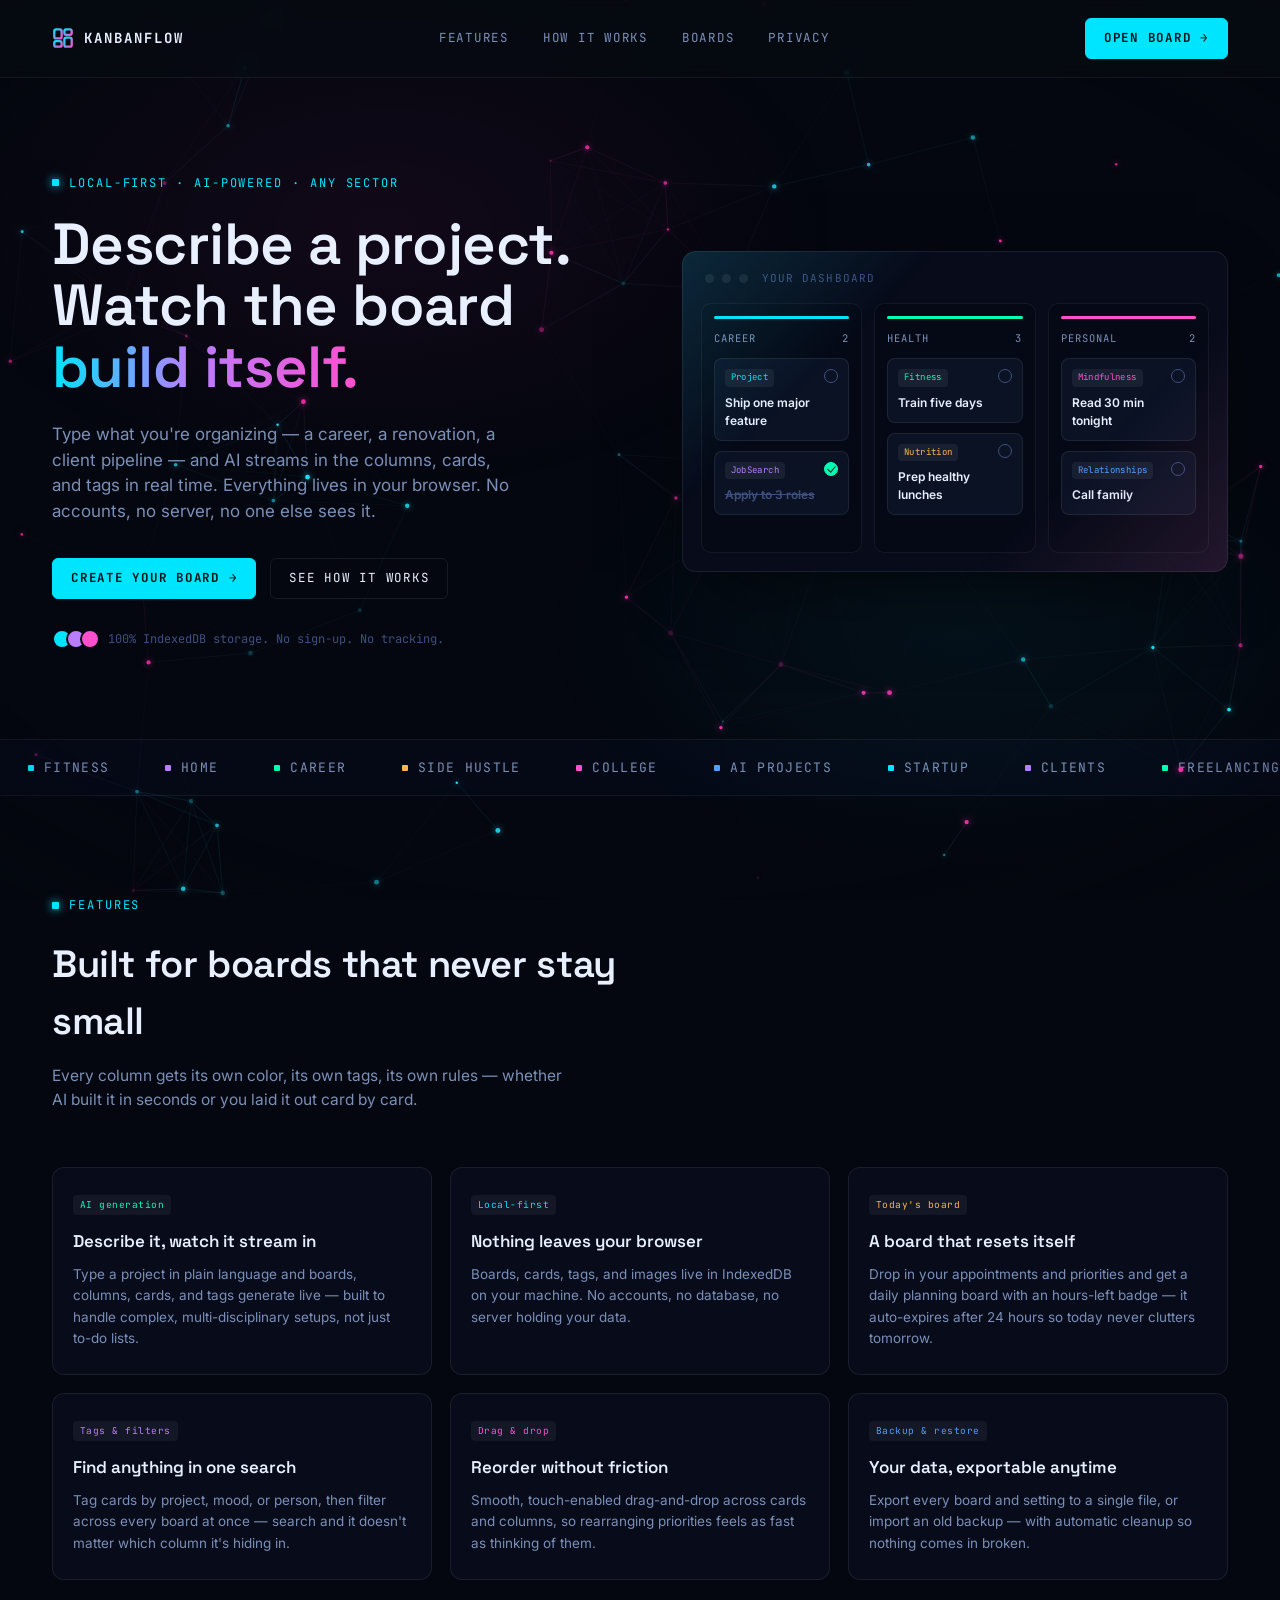
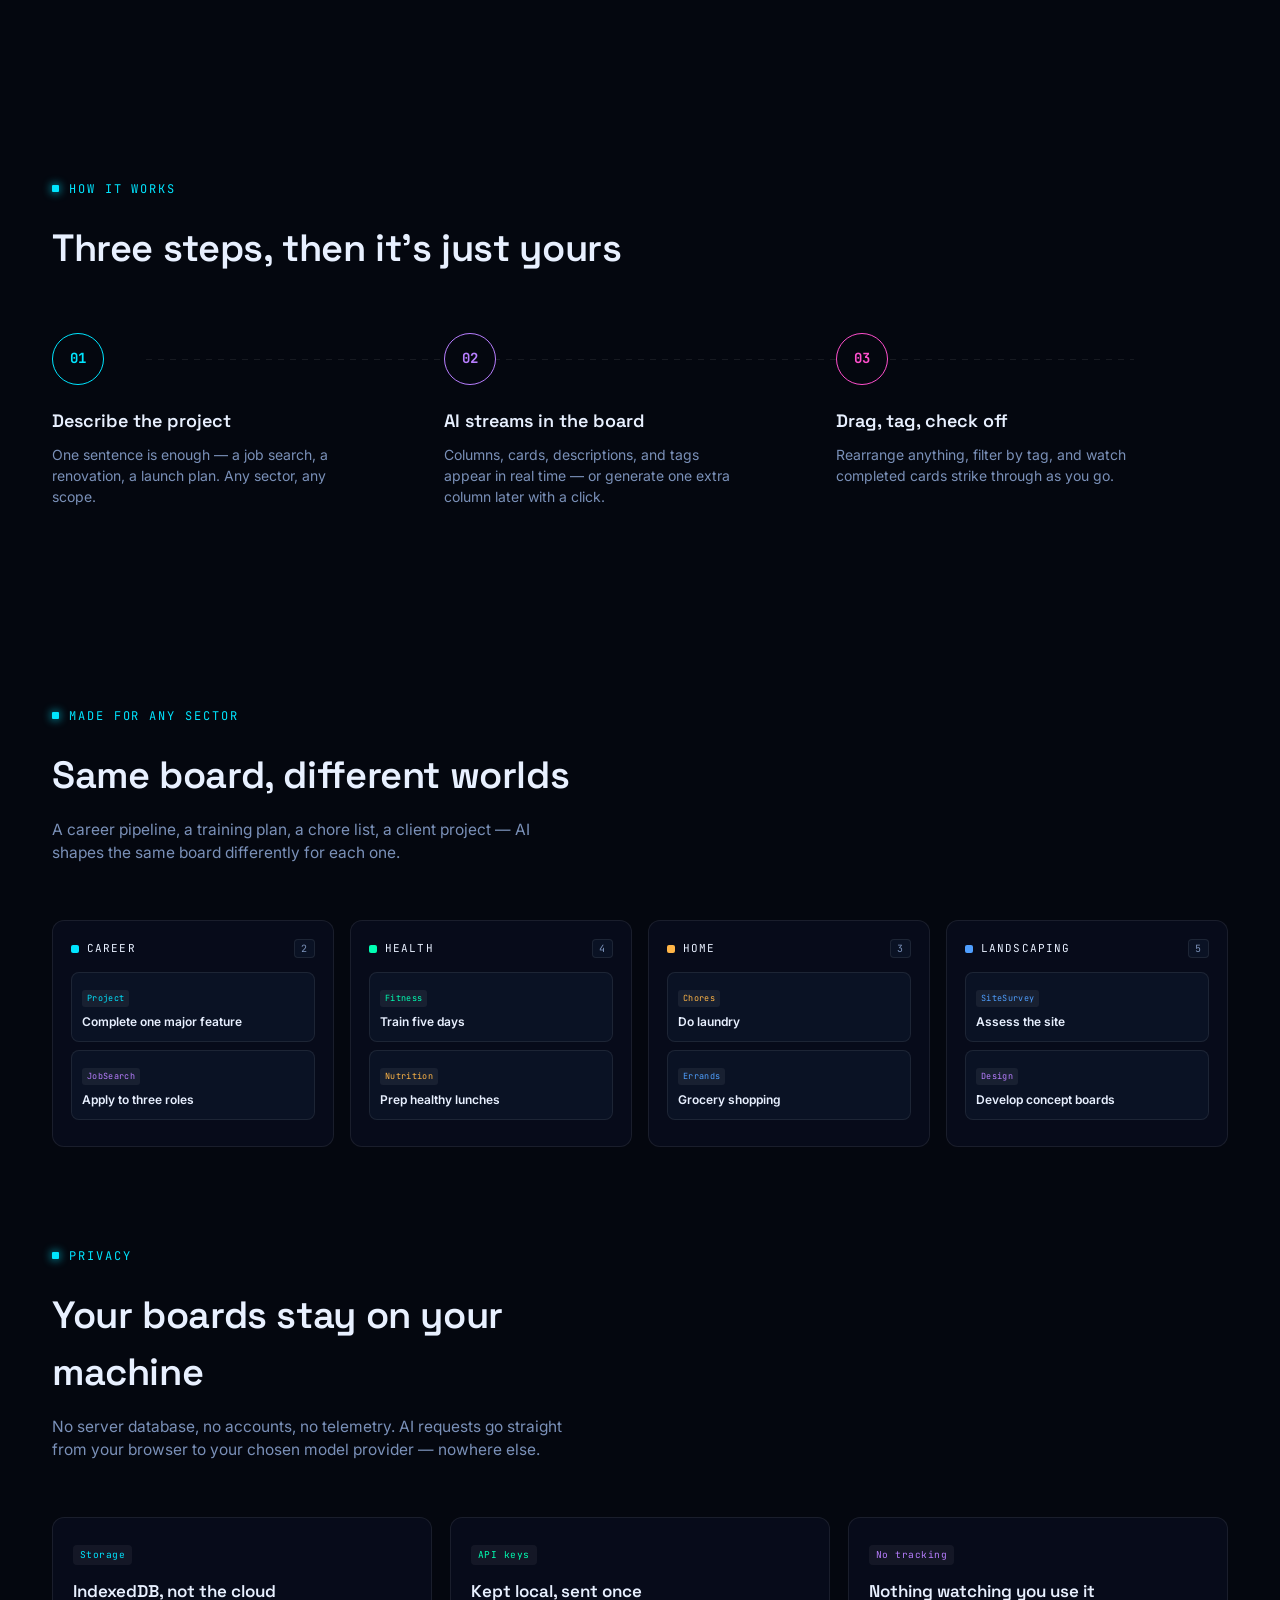
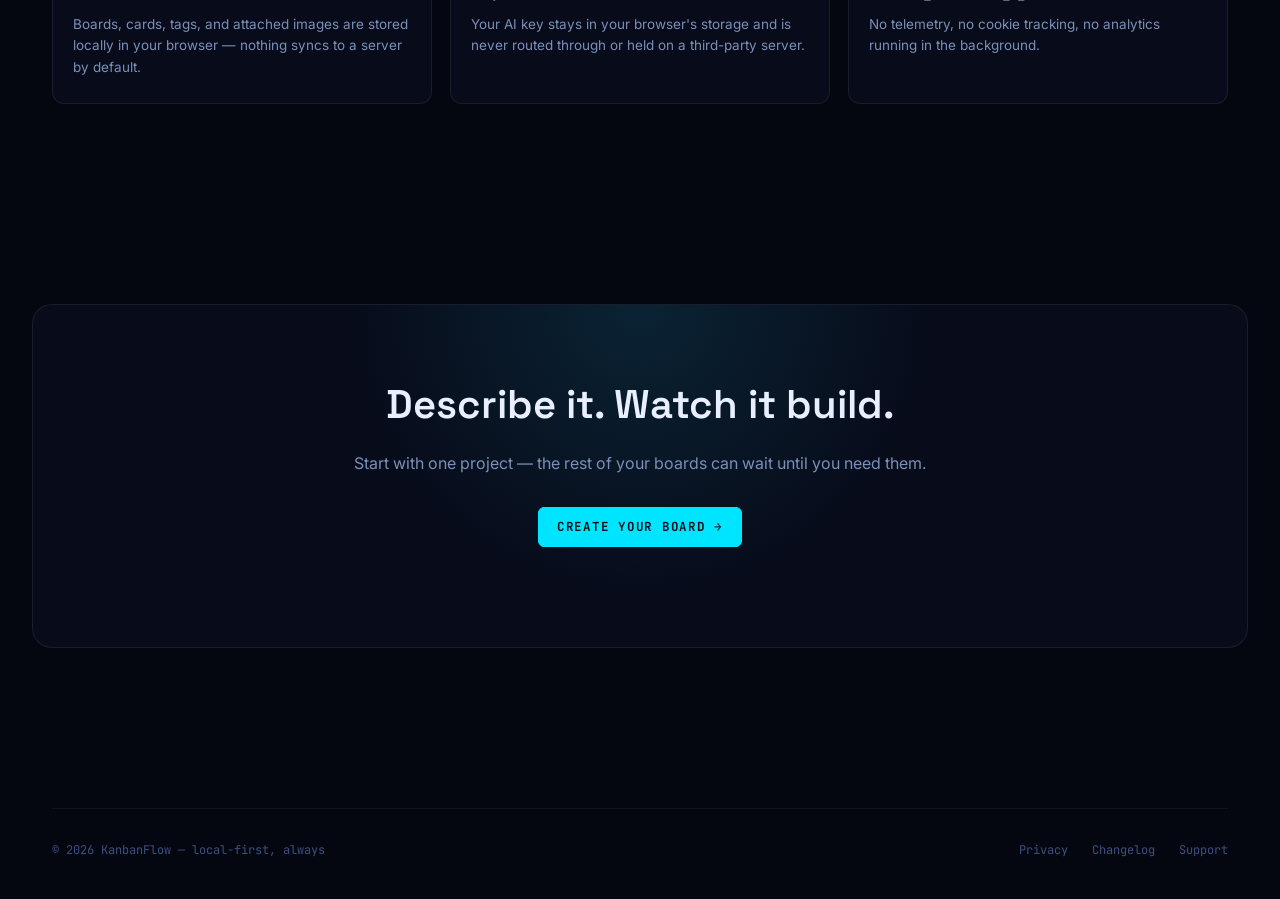
<file: index.html>
<!DOCTYPE html>
<html lang="en">
<head>
<meta charset="UTF-8">
<meta name="viewport" content="width=device-width, initial-scale=1.0">
<title>KanbanFlow — Local-first, AI-powered Kanban for anything</title>
<script>
  const params = new URLSearchParams(window.location.search);
  if (localStorage.getItem('kanban_has_visited') === 'true' && !params.has('landing')) {
    window.location.replace('board.html');
  }
</script>
<link rel="preconnect" href="https://fonts.googleapis.com">
<link rel="preconnect" href="https://fonts.gstatic.com" crossorigin>
<link href="https://fonts.googleapis.com/css2?family=Space+Grotesk:wght@400;500;600;700&family=JetBrains+Mono:wght@400;500;600;700&family=Inter:wght@400;500;600&display=swap" rel="stylesheet">
<style>
  :root{
    --bg:#04070f;
    --bg-2:#050916;
    --surface:#070b1a;
    --surface-2:#0a1224;
    --border:rgba(255,255,255,0.08);
    --border-soft:rgba(255,255,255,0.06);
    --text:#e8f0ff;
    --text-dim:#7a90b8;
    --text-faint:#3e5080;

    --cyan:#00e5ff;
    --purple:#b87eff;
    --green:#00ffb3;
    --amber:#ffb547;
    --pink:#ff4fcd;
    --blue:#4f9fff;

    --mono:'JetBrains Mono', ui-monospace, monospace;
    --display:'Space Grotesk', sans-serif;
    --body:'Inter', sans-serif;
  }

  *{margin:0;padding:0;box-sizing:border-box;}
  html{scroll-behavior:smooth;}
  body{
    background:var(--bg);
    color:var(--text);
    font-family:var(--body);
    line-height:1.5;
    overflow-x:hidden;
  }

  .scene{
    position: fixed;
    inset: 0;
    z-index: 0;
    pointer-events: none;
  }
  .glow{
    position: absolute;
    inset: 0;
    z-index: 2;
    pointer-events: none;
    background:
      radial-gradient(ellipse 60% 50% at 30% 25%, rgba(255,47,176,0.06), transparent 60%),
      radial-gradient(ellipse 55% 45% at 75% 70%, rgba(33,230,255,0.05), transparent 60%),
      radial-gradient(ellipse 120% 100% at 50% 50%, transparent 50%, var(--bg) 96%);
  }
  canvas{
    position: absolute;
    inset: 0;
    z-index: 1;
    pointer-events: none;
  }
  @media (prefers-reduced-motion: reduce){
    canvas{ display: none; }
  }

  .wrap{max-width:1240px;margin:0 auto;padding:0 32px;position:relative;z-index:1;}

  a{color:inherit;text-decoration:none;}

  ::selection{background:var(--cyan);color:#04141a;}

  /* ---------- NAV ---------- */
  nav{
    position:sticky;top:0;z-index:50;
    background:rgba(7,10,18,.82);
    backdrop-filter:blur(10px);
    border-bottom:1px solid var(--border-soft);
  }
  .nav-inner{
    display:flex;align-items:center;justify-content:space-between;
    padding:18px 32px;max-width:1240px;margin:0 auto;
  }
  .logo{
    display:flex;align-items:center;gap:10px;
    font-family:var(--mono);font-weight:700;font-size:14px;
    letter-spacing:.14em;text-transform:uppercase;
  }
  .logo .dot-grid{display:grid;grid-template-columns:repeat(2,5px);gap:3px;}
  .logo .dot-grid span{width:5px;height:5px;border-radius:1px;background:var(--cyan);}
  .logo .dot-grid span:nth-child(2){background:var(--purple);}
  .logo .dot-grid span:nth-child(3){background:var(--green);}
  .logo .dot-grid span:nth-child(4){background:var(--pink);}

  .nav-links{display:flex;gap:34px;font-family:var(--mono);font-size:12.5px;letter-spacing:.06em;color:var(--text-dim);}
  .nav-links a{transition:color .2s;text-transform:uppercase;}
  .nav-links a:hover{color:var(--text);}

  .btn{
    font-family:var(--mono);font-size:12.5px;letter-spacing:.06em;text-transform:uppercase;
    padding:10px 18px;border-radius:6px;border:1px solid var(--border);
    display:inline-flex;align-items:center;gap:8px;cursor:pointer;
    transition:.2s;background:transparent;color:var(--text);
  }
  .btn-primary{background:var(--cyan);color:#04141a;border-color:var(--cyan);font-weight:700;}
  .btn-primary:hover{background:#4de0f5;transform:translateY(-1px);}
  .btn-ghost:hover{border-color:var(--text-dim);background:var(--surface);}

  /* ---------- HERO ---------- */
  .hero{
    display:grid;grid-template-columns:1.05fr 1fr;gap:56px;
    padding:96px 0 90px;align-items:center;
  }
  .eyebrow{
    font-family:var(--mono);font-size:12px;letter-spacing:.16em;text-transform:uppercase;
    color:var(--cyan);display:flex;align-items:center;gap:10px;margin-bottom:22px;
  }
  .eyebrow::before{content:'';width:7px;height:7px;border-radius:1px;background:var(--cyan);box-shadow:0 0 10px var(--cyan);}

  h1{
    font-family:var(--display);font-weight:600;
    font-size:clamp(38px,4.6vw,58px);
    line-height:1.06;letter-spacing:-.01em;
    margin-bottom:24px;
  }
  h1 .grad{
    background:linear-gradient(90deg,var(--cyan),var(--purple) 45%, var(--pink));
    -webkit-background-clip:text;background-clip:text;color:transparent;
  }

  .hero p.lead{
    font-size:17px;color:var(--text-dim);max-width:460px;margin-bottom:34px;
  }
  .hero-ctas{display:flex;gap:14px;margin-bottom:30px;}

  .hero-note{
    font-family:var(--mono);font-size:12px;color:var(--text-faint);
    display:flex;align-items:center;gap:8px;
  }
  .hero-note .avatars{display:flex;}
  .hero-note .avatars span{
    width:20px;height:20px;border-radius:50%;border:2px solid var(--bg);
    margin-left:-6px;display:inline-block;
  }
  .hero-note .avatars span:first-child{margin-left:0;}

  /* ---------- HERO BOARD MOCK ---------- */
  .board-mock{
    background:var(--surface);border:1px solid var(--border);border-radius:14px;
    padding:18px;box-shadow:0 30px 80px -30px rgba(0,0,0,.6);
    position:relative;
  }
  .board-mock::after{
    content:'';position:absolute;inset:-1px;border-radius:14px;
    background:linear-gradient(135deg, rgba(34,211,238,.15), transparent 30%, transparent 70%, rgba(244,114,182,.12));
    pointer-events:none;
  }
  .board-mock-head{
    display:flex;align-items:center;gap:8px;margin-bottom:16px;padding:0 4px;
  }
  .board-mock-head span.dot{width:9px;height:9px;border-radius:50%;background:var(--border);}
  .board-mock-head .title{
    font-family:var(--mono);font-size:11px;letter-spacing:.1em;color:var(--text-faint);
    text-transform:uppercase;margin-left:6px;
  }

  .mini-cols{display:grid;grid-template-columns:repeat(3,1fr);gap:12px;}
  .mini-col{
    background:var(--bg-2);border:1px solid var(--border-soft);border-radius:10px;
    padding:12px;min-height:250px;
  }
  .mini-col .bar{height:3px;border-radius:2px;margin-bottom:12px;}
  .mini-col-label{
    font-family:var(--mono);font-size:10.5px;letter-spacing:.1em;text-transform:uppercase;
    display:flex;justify-content:space-between;color:var(--text-dim);margin-bottom:12px;
  }
  .mini-card{
    background:var(--surface-2);border:1px solid var(--border);border-radius:8px;
    padding:10px;margin-bottom:10px;opacity:0;transform:translateY(10px);
    animation:cardIn .5s ease forwards;
  }
  .mini-card .tag{
    display:inline-block;font-family:var(--mono);font-size:9px;letter-spacing:.04em;
    padding:2px 6px;border-radius:4px;margin-bottom:7px;background:rgba(255,255,255,.06);
  }
  .mini-card .title{font-size:12px;font-weight:600;color:var(--text);}
  .mini-card .title.done{color:var(--text-faint);text-decoration:line-through;}

  @keyframes cardIn{to{opacity:1;transform:translateY(0);}}

  .check{
    width:14px;height:14px;border-radius:50%;border:1.5px solid var(--text-faint);
    flex-shrink:0;position:relative;
  }
  .check.checked{background:var(--green);border-color:var(--green);}
  .check.checked::after{
    content:'';position:absolute;left:3.5px;top:1px;width:4px;height:7px;
    border:solid #06231a;border-width:0 1.5px 1.5px 0;transform:rotate(40deg);
  }
  .mini-card-top{display:flex;justify-content:space-between;align-items:flex-start;}

  /* ---------- TICKER ---------- */
  .ticker-wrap{
    border-top:1px solid var(--border-soft);border-bottom:1px solid var(--border-soft);
    overflow:hidden;padding:18px 0;background:var(--bg-2);
  }
  .ticker{display:flex;width:max-content;animation:scroll 28s linear infinite;}
  .ticker span{
    font-family:var(--mono);font-size:13px;letter-spacing:.1em;text-transform:uppercase;
    padding:0 28px;color:var(--text-dim);white-space:nowrap;display:flex;align-items:center;gap:10px;
  }
  .ticker span::before{content:'';width:6px;height:6px;border-radius:1px;}
  @keyframes scroll{from{transform:translateX(0)}to{transform:translateX(-50%)}}

  /* ---------- SECTION SHARED ---------- */
  section{padding:100px 0;}
  .section-head{max-width:600px;margin-bottom:56px;}
  .section-head h2{
    font-family:var(--display);font-weight:600;font-size:clamp(28px,3.2vw,38px);
    letter-spacing:-.01em;margin-top:14px;
  }
  .section-head p{color:var(--text-dim);margin-top:14px;font-size:15.5px;max-width:520px;}

  /* ---------- FEATURES ---------- */
  .feature-grid{display:grid;grid-template-columns:repeat(3,1fr);gap:18px;}
  .feature-card{
    background:var(--surface);border:1px solid var(--border);border-radius:12px;
    padding:22px 20px 24px;position:relative;overflow:hidden;transition:.25s;
  }
  .feature-card::before{
    content:'';position:absolute;top:0;left:0;right:0;height:3px;
  }
  .feature-card:hover{transform:translateY(-4px);border-color:var(--border-soft);background:var(--surface-2);}
  .feature-card .num{font-family:var(--mono);font-size:11px;color:var(--text-faint);margin-bottom:20px;display:block;}
  .feature-card h3{font-family:var(--display);font-size:17px;font-weight:600;margin-bottom:9px;}
  .feature-card p{font-size:13.5px;color:var(--text-dim);line-height:1.6;}
  .feature-card .mini-tag{
    display:inline-block;font-family:var(--mono);font-size:9.5px;letter-spacing:.05em;
    padding:3px 7px;border-radius:4px;margin-bottom:14px;background:rgba(255,255,255,.05);
  }

  /* ---------- HOW IT WORKS ---------- */
  .steps{display:grid;grid-template-columns:repeat(3,1fr);gap:0;position:relative;}
  .steps::before{
    content:'';position:absolute;top:26px;left:8%;right:8%;height:1px;
    background:repeating-linear-gradient(90deg, var(--border) 0 6px, transparent 6px 12px);
  }
  .step{position:relative;padding-right:20px;}
  .step .step-num{
    width:52px;height:52px;border-radius:50%;background:var(--bg);
    border:1px solid var(--border);display:flex;align-items:center;justify-content:center;
    font-family:var(--mono);font-size:14px;font-weight:700;margin-bottom:22px;position:relative;z-index:1;
  }
  .step h3{font-family:var(--display);font-size:18px;font-weight:600;margin-bottom:10px;}
  .step p{font-size:14px;color:var(--text-dim);max-width:300px;}

  /* ---------- GALLERY / DOMAINS ---------- */
  .domain-scroll{
    display:grid;grid-template-columns:repeat(4,1fr);gap:16px;
  }
  .domain-card{
    background:var(--surface);border:1px solid var(--border);border-radius:12px;
    padding:18px;transition:.25s;
  }
  .domain-card:hover{border-color:var(--border-soft);background:var(--surface-2);}
  .domain-card .dhead{
    display:flex;align-items:center;gap:8px;margin-bottom:14px;
    font-family:var(--mono);font-size:11px;letter-spacing:.1em;text-transform:uppercase;
  }
  .domain-card .dhead .sw{width:8px;height:8px;border-radius:2px;}
  .domain-card .dhead .count{
    margin-left:auto;background:var(--surface-2);border:1px solid var(--border);
    border-radius:4px;padding:1px 6px;font-size:10px;color:var(--text-dim);
  }
  .domain-card .dcard{
    background:var(--surface-2);border:1px solid var(--border);border-radius:8px;
    padding:10px;margin-bottom:8px;
  }
  .domain-card .dcard .t{font-size:12px;font-weight:600;}
  .domain-card .dcard .tag{
    font-family:var(--mono);font-size:8.5px;letter-spacing:.04em;padding:2px 5px;
    border-radius:3px;background:rgba(255,255,255,.06);display:inline-block;margin-bottom:6px;
  }

  /* ---------- CTA ---------- */
  .cta-section{
    background:var(--surface);border:1px solid var(--border);border-radius:20px;
    padding:70px 60px;text-align:center;position:relative;overflow:hidden;margin:0 32px;
  }
  .cta-section::before{
    content:'';position:absolute;width:600px;height:600px;border-radius:50%;
    background:radial-gradient(circle, rgba(34,211,238,.12), transparent 70%);
    top:-300px;left:50%;transform:translateX(-50%);pointer-events:none;
  }
  .cta-section h2{
    font-family:var(--display);font-weight:600;font-size:clamp(26px,3.4vw,40px);
    margin-bottom:16px;position:relative;
  }
  .cta-section p{color:var(--text-dim);margin-bottom:32px;position:relative;}
  .cta-section .hero-ctas{justify-content:center;position:relative;}

  /* ---------- FOOTER ---------- */
  footer{padding:60px 0 40px;}
  .footer-inner{
    display:flex;justify-content:space-between;align-items:center;
    border-top:1px solid var(--border-soft);padding-top:32px;
    font-family:var(--mono);font-size:12px;color:var(--text-faint);
  }
  .footer-links{display:flex;gap:24px;}
  .footer-links a:hover{color:var(--text-dim);}

  @media (max-width:980px){
    .hero{grid-template-columns:1fr;padding-top:60px;}
    .feature-grid{grid-template-columns:repeat(2,1fr);}
    .steps{grid-template-columns:1fr;gap:36px;}
    .steps::before{display:none;}
    .domain-scroll{grid-template-columns:repeat(2,1fr);}
    .nav-links{display:none;}
    .cta-section{margin:0 16px;padding:50px 24px;}
    .wrap{padding:0 20px;}
  }

  @media (prefers-reduced-motion: reduce){
    *{animation:none !important;transition:none !important;}
  }
</style>
</head>
<body>

<div class="scene">
  <canvas id="mesh"></canvas>
  <div class="glow"></div>
</div>
<nav>
  <div class="nav-inner">
    <div class="logo">
      <svg width="22" height="22" viewBox="0 0 24 24" fill="none">
        <defs>
          <linearGradient id="logoGradient" x1="0%" y1="0%" x2="100%" y2="100%">
            <stop offset="0%" stop-color="#00e5ff" />
            <stop offset="100%" stop-color="#ff4fcd" />
          </linearGradient>
        </defs>
        <rect x="2.5" y="2.5" width="8" height="10" rx="2" stroke="url(#logoGradient)" stroke-width="2.5" />
        <rect x="13.5" y="2.5" width="8" height="6" rx="2" stroke="url(#logoGradient)" stroke-width="2.5" />
        <rect x="13.5" y="11.5" width="8" height="10" rx="2" stroke="url(#logoGradient)" stroke-width="2.5" />
        <rect x="2.5" y="15.5" width="8" height="6" rx="2" stroke="url(#logoGradient)" stroke-width="2.5" />
      </svg>
      KanbanFlow
    </div>
    <div class="nav-links">
      <a href="#features">Features</a>
      <a href="#how">How it works</a>
      <a href="#domains">Boards</a>
      <a href="#privacy">Privacy</a>
    </div>
    <a href="board.html" class="btn btn-primary">Open board →</a>
  </div>
</nav>

<div class="wrap">
  <section class="hero">
    <div>
      <div class="eyebrow">Local-first · AI-powered · Any sector</div>
      <h1>Describe a project.<br>Watch the board<br><span class="grad">build itself.</span></h1>
      <p class="lead">Type what you're organizing — a career, a renovation, a client pipeline — and AI streams in the columns, cards, and tags in real time. Everything lives in your browser. No accounts, no server, no one else sees it.</p>
      <div class="hero-ctas">
        <a href="board.html" class="btn btn-primary">Create your board →</a>
        <a href="#how" class="btn btn-ghost">See how it works</a>
      </div>
      <div class="hero-note">
        <span class="avatars">
          <span style="background:var(--cyan)"></span>
          <span style="background:var(--purple)"></span>
          <span style="background:var(--pink)"></span>
        </span>
        100% IndexedDB storage. No sign-up. No tracking.
      </div>
    </div>

    <div class="board-mock">
      <div class="board-mock-head">
        <span class="dot"></span><span class="dot"></span><span class="dot"></span>
        <span class="title">your dashboard</span>
      </div>
      <div class="mini-cols">
        <div class="mini-col">
          <div class="bar" style="background:var(--cyan)"></div>
          <div class="mini-col-label"><span>Career</span><span>2</span></div>
          <div class="mini-card" style="animation-delay:.1s">
            <div class="mini-card-top">
              <span class="tag" style="color:var(--cyan)">Project</span>
              <span class="check"></span>
            </div>
            <div class="title">Ship one major feature</div>
          </div>
          <div class="mini-card" style="animation-delay:.25s">
            <div class="mini-card-top">
              <span class="tag" style="color:var(--purple)">JobSearch</span>
              <span class="check checked"></span>
            </div>
            <div class="title done">Apply to 3 roles</div>
          </div>
        </div>
        <div class="mini-col">
          <div class="bar" style="background:var(--green)"></div>
          <div class="mini-col-label"><span>Health</span><span>3</span></div>
          <div class="mini-card" style="animation-delay:.4s">
            <div class="mini-card-top">
              <span class="tag" style="color:var(--green)">Fitness</span>
              <span class="check"></span>
            </div>
            <div class="title">Train five days</div>
          </div>
          <div class="mini-card" style="animation-delay:.55s">
            <div class="mini-card-top">
              <span class="tag" style="color:var(--amber)">Nutrition</span>
              <span class="check"></span>
            </div>
            <div class="title">Prep healthy lunches</div>
          </div>
        </div>
        <div class="mini-col">
          <div class="bar" style="background:var(--pink)"></div>
          <div class="mini-col-label"><span>Personal</span><span>2</span></div>
          <div class="mini-card" style="animation-delay:.7s">
            <div class="mini-card-top">
              <span class="tag" style="color:var(--pink)">Mindfulness</span>
              <span class="check"></span>
            </div>
            <div class="title">Read 30 min tonight</div>
          </div>
          <div class="mini-card" style="animation-delay:.85s">
            <div class="mini-card-top">
              <span class="tag" style="color:var(--blue)">Relationships</span>
              <span class="check" id="pulseCheck"></span>
            </div>
            <div class="title" id="pulseTitle">Call family</div>
          </div>
        </div>
      </div>
    </div>
  </section>
</div>

<div class="ticker-wrap">
  <div class="ticker" id="ticker">
    <span style="--c:var(--cyan)">FITNESS</span>
    <span style="--c:var(--purple)">HOME</span>
    <span style="--c:var(--green)">CAREER</span>
    <span style="--c:var(--amber)">SIDE HUSTLE</span>
    <span style="--c:var(--pink)">COLLEGE</span>
    <span style="--c:var(--blue)">AI PROJECTS</span>
    <span style="--c:var(--cyan)">STARTUP</span>
    <span style="--c:var(--purple)">CLIENTS</span>
    <span style="--c:var(--green)">FREELANCING</span>
    <span style="--c:var(--amber)">CONTENT</span>
    <span style="--c:var(--pink)">MARKETING</span>
    <span style="--c:var(--blue)">DESIGN</span>
    <span style="--c:var(--cyan)">SOFTWARE</span>
    <span style="--c:var(--purple)">GAME DEV</span>
    <span style="--c:var(--green)">RESEARCH</span>
    <span style="--c:var(--amber)">WRITING</span>
    <span style="--c:var(--pink)">READING</span>
    <span style="--c:var(--blue)">FINANCES</span>
    <span style="--c:var(--cyan)">TRAVEL</span>
    <span style="--c:var(--purple)">EVENTS</span>
    <span style="--c:var(--green)">GOALS</span>
    <span style="--c:var(--amber)">HABITS</span>
    <span style="--c:var(--pink)">MEAL PREP</span>
    <span style="--c:var(--blue)">SHOPPING</span>
    <span style="--c:var(--cyan)">BUSINESS</span>
    <span style="--c:var(--purple)">PRODUCT LAUNCH</span>
    <span style="--c:var(--green)">ROADMAP</span>
    <span style="--c:var(--amber)">STUDY PLAN</span>
    <span style="--c:var(--pink)">OPEN SOURCE</span>
    <span style="--c:var(--cyan)">FITNESS</span>
    <span style="--c:var(--purple)">HOME</span>
    <span style="--c:var(--green)">CAREER</span>
    <span style="--c:var(--amber)">SIDE HUSTLE</span>
    <span style="--c:var(--pink)">COLLEGE</span>
    <span style="--c:var(--blue)">AI PROJECTS</span>
    <span style="--c:var(--cyan)">STARTUP</span>
    <span style="--c:var(--purple)">CLIENTS</span>
    <span style="--c:var(--green)">FREELANCING</span>
    <span style="--c:var(--amber)">CONTENT</span>
    <span style="--c:var(--pink)">MARKETING</span>
    <span style="--c:var(--blue)">DESIGN</span>
    <span style="--c:var(--cyan)">SOFTWARE</span>
    <span style="--c:var(--purple)">GAME DEV</span>
    <span style="--c:var(--green)">RESEARCH</span>
    <span style="--c:var(--amber)">WRITING</span>
    <span style="--c:var(--pink)">READING</span>
    <span style="--c:var(--blue)">FINANCES</span>
    <span style="--c:var(--cyan)">TRAVEL</span>
    <span style="--c:var(--purple)">EVENTS</span>
    <span style="--c:var(--green)">GOALS</span>
    <span style="--c:var(--amber)">HABITS</span>
    <span style="--c:var(--pink)">MEAL PREP</span>
    <span style="--c:var(--blue)">SHOPPING</span>
    <span style="--c:var(--cyan)">BUSINESS</span>
    <span style="--c:var(--purple)">PRODUCT LAUNCH</span>
    <span style="--c:var(--green)">ROADMAP</span>
    <span style="--c:var(--amber)">STUDY PLAN</span>
    <span style="--c:var(--pink)">OPEN SOURCE</span>
  </div>
</div>

<div class="wrap">
  <section id="features">
    <div class="section-head">
      <div class="eyebrow">Features</div>
      <h2>Built for boards that never stay small</h2>
      <p>Every column gets its own color, its own tags, its own rules — whether AI built it in seconds or you laid it out card by card.</p>
    </div>
    <div class="feature-grid">
      <div class="feature-card" style="--accent:var(--green)">
        <span class="mini-tag" style="color:var(--green)">AI generation</span>
        <h3>Describe it, watch it stream in</h3>
        <p>Type a project in plain language and boards, columns, cards, and tags generate live — built to handle complex, multi-disciplinary setups, not just to-do lists.</p>
      </div>
      <div class="feature-card" style="--accent:var(--cyan)">
        <span class="mini-tag" style="color:var(--cyan)">Local-first</span>
        <h3>Nothing leaves your browser</h3>
        <p>Boards, cards, tags, and images live in IndexedDB on your machine. No accounts, no database, no server holding your data.</p>
      </div>
      <div class="feature-card" style="--accent:var(--amber)">
        <span class="mini-tag" style="color:var(--amber)">Today's board</span>
        <h3>A board that resets itself</h3>
        <p>Drop in your appointments and priorities and get a daily planning board with an hours-left badge — it auto-expires after 24 hours so today never clutters tomorrow.</p>
      </div>
      <div class="feature-card" style="--accent:var(--purple)">
        <span class="mini-tag" style="color:var(--purple)">Tags & filters</span>
        <h3>Find anything in one search</h3>
        <p>Tag cards by project, mood, or person, then filter across every board at once — search and it doesn't matter which column it's hiding in.</p>
      </div>
      <div class="feature-card" style="--accent:var(--pink)">
        <span class="mini-tag" style="color:var(--pink)">Drag & drop</span>
        <h3>Reorder without friction</h3>
        <p>Smooth, touch-enabled drag-and-drop across cards and columns, so rearranging priorities feels as fast as thinking of them.</p>
      </div>
      <div class="feature-card" style="--accent:var(--blue)">
        <span class="mini-tag" style="color:var(--blue)">Backup & restore</span>
        <h3>Your data, exportable anytime</h3>
        <p>Export every board and setting to a single file, or import an old backup — with automatic cleanup so nothing comes in broken.</p>
      </div>
    </div>
  </section>

  <section id="how">
    <div class="section-head">
      <div class="eyebrow">How it works</div>
      <h2>Three steps, then it's just yours</h2>
    </div>
    <div class="steps">
      <div class="step">
        <div class="step-num" style="border-color:var(--cyan);color:var(--cyan)">01</div>
        <h3>Describe the project</h3>
        <p>One sentence is enough — a job search, a renovation, a launch plan. Any sector, any scope.</p>
      </div>
      <div class="step">
        <div class="step-num" style="border-color:var(--purple);color:var(--purple)">02</div>
        <h3>AI streams in the board</h3>
        <p>Columns, cards, descriptions, and tags appear in real time — or generate one extra column later with a click.</p>
      </div>
      <div class="step">
        <div class="step-num" style="border-color:var(--pink);color:var(--pink)">03</div>
        <h3>Drag, tag, check off</h3>
        <p>Rearrange anything, filter by tag, and watch completed cards strike through as you go.</p>
      </div>
    </div>
  </section>

  <section id="domains">
    <div class="section-head">
      <div class="eyebrow">Made for any sector</div>
      <h2>Same board, different worlds</h2>
      <p>A career pipeline, a training plan, a chore list, a client project — AI shapes the same board differently for each one.</p>
    </div>
    <div class="domain-scroll">
      <div class="domain-card">
        <div class="dhead"><span class="sw" style="background:var(--cyan)"></span>Career<span class="count">2</span></div>
        <div class="dcard"><span class="tag" style="color:var(--cyan)">Project</span><div class="t">Complete one major feature</div></div>
        <div class="dcard"><span class="tag" style="color:var(--purple)">JobSearch</span><div class="t">Apply to three roles</div></div>
      </div>
      <div class="domain-card">
        <div class="dhead"><span class="sw" style="background:var(--green)"></span>Health<span class="count">4</span></div>
        <div class="dcard"><span class="tag" style="color:var(--green)">Fitness</span><div class="t">Train five days</div></div>
        <div class="dcard"><span class="tag" style="color:var(--amber)">Nutrition</span><div class="t">Prep healthy lunches</div></div>
      </div>
      <div class="domain-card">
        <div class="dhead"><span class="sw" style="background:var(--amber)"></span>Home<span class="count">3</span></div>
        <div class="dcard"><span class="tag" style="color:var(--amber)">Chores</span><div class="t">Do laundry</div></div>
        <div class="dcard"><span class="tag" style="color:var(--blue)">Errands</span><div class="t">Grocery shopping</div></div>
      </div>
      <div class="domain-card">
        <div class="dhead"><span class="sw" style="background:var(--blue)"></span>Landscaping<span class="count">5</span></div>
        <div class="dcard"><span class="tag" style="color:var(--blue)">SiteSurvey</span><div class="t">Assess the site</div></div>
        <div class="dcard"><span class="tag" style="color:var(--purple)">Design</span><div class="t">Develop concept boards</div></div>
      </div>
    </div>
  </section>
</div>

<div class="wrap">
  <section id="privacy" style="padding-top:0;">
    <div class="section-head">
      <div class="eyebrow">Privacy</div>
      <h2>Your boards stay on your machine</h2>
      <p>No server database, no accounts, no telemetry. AI requests go straight from your browser to your chosen model provider — nowhere else.</p>
    </div>
    <div class="feature-grid" style="grid-template-columns:repeat(3,1fr);">
      <div class="feature-card" style="--accent:var(--cyan)">
        <span class="mini-tag" style="color:var(--cyan)">Storage</span>
        <h3>IndexedDB, not the cloud</h3>
        <p>Boards, cards, tags, and attached images are stored locally in your browser — nothing syncs to a server by default.</p>
      </div>
      <div class="feature-card" style="--accent:var(--green)">
        <span class="mini-tag" style="color:var(--green)">API keys</span>
        <h3>Kept local, sent once</h3>
        <p>Your AI key stays in your browser's storage and is never routed through or held on a third-party server.</p>
      </div>
      <div class="feature-card" style="--accent:var(--purple)">
        <span class="mini-tag" style="color:var(--purple)">No tracking</span>
        <h3>Nothing watching you use it</h3>
        <p>No telemetry, no cookie tracking, no analytics running in the background.</p>
      </div>
    </div>
  </section>
</div>

<section>
  <div class="cta-section">
    <h2>Describe it. Watch it build.</h2>
    <p>Start with one project — the rest of your boards can wait until you need them.</p>
    <div class="hero-ctas">
      <a href="board.html" class="btn btn-primary">Create your board →</a>
    </div>
  </div>
</section>

<footer>
  <div class="wrap">
    <div class="footer-inner">
      <span>© 2026 KanbanFlow — local-first, always</span>
      <div class="footer-links">
        <a href="#">Privacy</a>
        <a href="#">Changelog</a>
        <a href="#">Support</a>
      </div>
    </div>
  </div>
</footer>

<script>
  // ticker color dots
  document.querySelectorAll('.ticker span').forEach(el=>{
    el.style.setProperty('--dot', getComputedStyle(el).getPropertyValue('--c'));
  });
  const style = document.createElement('style');
  style.innerHTML = `.ticker span::before{background:var(--c);}`;
  document.head.appendChild(style);

  // pulse the family-call checkbox to suggest live interactivity
  const check = document.getElementById('pulseCheck');
  const title = document.getElementById('pulseTitle');
  let done = false;
  setInterval(()=>{
    done = !done;
    check.classList.toggle('checked', done);
    title.classList.toggle('done', done);
  }, 2600);
</script>

<script>
(function(){
  const canvas = document.getElementById('mesh');
  const ctx = canvas.getContext('2d');
  let w, h, dpr;
  let nodes = [];

  const PINK = '255,47,176';
  const CYAN = '33,230,255';
  const LINK_DIST = 170;
  const NODE_COUNT_DENSITY = 14000;

  function resize(){
    dpr = Math.min(window.devicePixelRatio || 1, 2);
    w = window.innerWidth;
    h = window.innerHeight;
    canvas.width = w * dpr;
    canvas.height = h * dpr;
    canvas.style.width = w + 'px';
    canvas.style.height = h + 'px';
    ctx.setTransform(dpr, 0, 0, dpr, 0, 0);
    initNodes();
  }

  function initNodes(){
    const count = Math.max(18, Math.floor((w * h) / NODE_COUNT_DENSITY));
    nodes = [];
    for (let i = 0; i < count; i++){
      nodes.push({
        x: Math.random() * w,
        y: Math.random() * h,
        vx: (Math.random() - 0.5) * 0.16,
        vy: (Math.random() - 0.5) * 0.16,
        r: 1.2 + Math.random() * 1.4,
        color: Math.random() < 0.5 ? PINK : CYAN,
        pulse: Math.random() * Math.PI * 2
      });
    }
  }

  function step(){
    ctx.clearRect(0, 0, w, h);

    for (const n of nodes){
      n.x += n.vx;
      n.y += n.vy;
      if (n.x < -20) n.x = w + 20;
      if (n.x > w + 20) n.x = -20;
      if (n.y < -20) n.y = h + 20;
      if (n.y > h + 20) n.y = -20;
      n.pulse += 0.014;
    }

    for (let i = 0; i < nodes.length; i++){
      for (let j = i + 1; j < nodes.length; j++){
        const a = nodes[i], b = nodes[j];
        const dx = a.x - b.x, dy = a.y - b.y;
        const dist = Math.sqrt(dx * dx + dy * dy);
        if (dist < LINK_DIST){
          const alpha = (1 - dist / LINK_DIST) * 0.22;
          const grad = ctx.createLinearGradient(a.x, a.y, b.x, b.y);
          grad.addColorStop(0, `rgba(${a.color},${alpha})`);
          grad.addColorStop(1, `rgba(${b.color},${alpha})`);
          ctx.strokeStyle = grad;
          ctx.lineWidth = 0.6;
          ctx.beginPath();
          ctx.moveTo(a.x, a.y);
          ctx.lineTo(b.x, b.y);
          ctx.stroke();
        }
      }
    }

    for (const n of nodes){
      const pulseAlpha = 0.55 + Math.sin(n.pulse) * 0.4;
      ctx.beginPath();
      ctx.fillStyle = `rgba(${n.color},${pulseAlpha})`;
      ctx.shadowColor = `rgba(${n.color},0.8)`;
      ctx.shadowBlur = 6;
      ctx.arc(n.x, n.y, n.r, 0, Math.PI * 2);
      ctx.fill();
      ctx.shadowBlur = 0;
    }

    requestAnimationFrame(step);
  }

  window.addEventListener('resize', resize);
  resize();

  const reduceMotion = window.matchMedia('(prefers-reduced-motion: reduce)').matches;
  if (!reduceMotion) requestAnimationFrame(step);
})();
</script>

</body>
</html>
</file>
